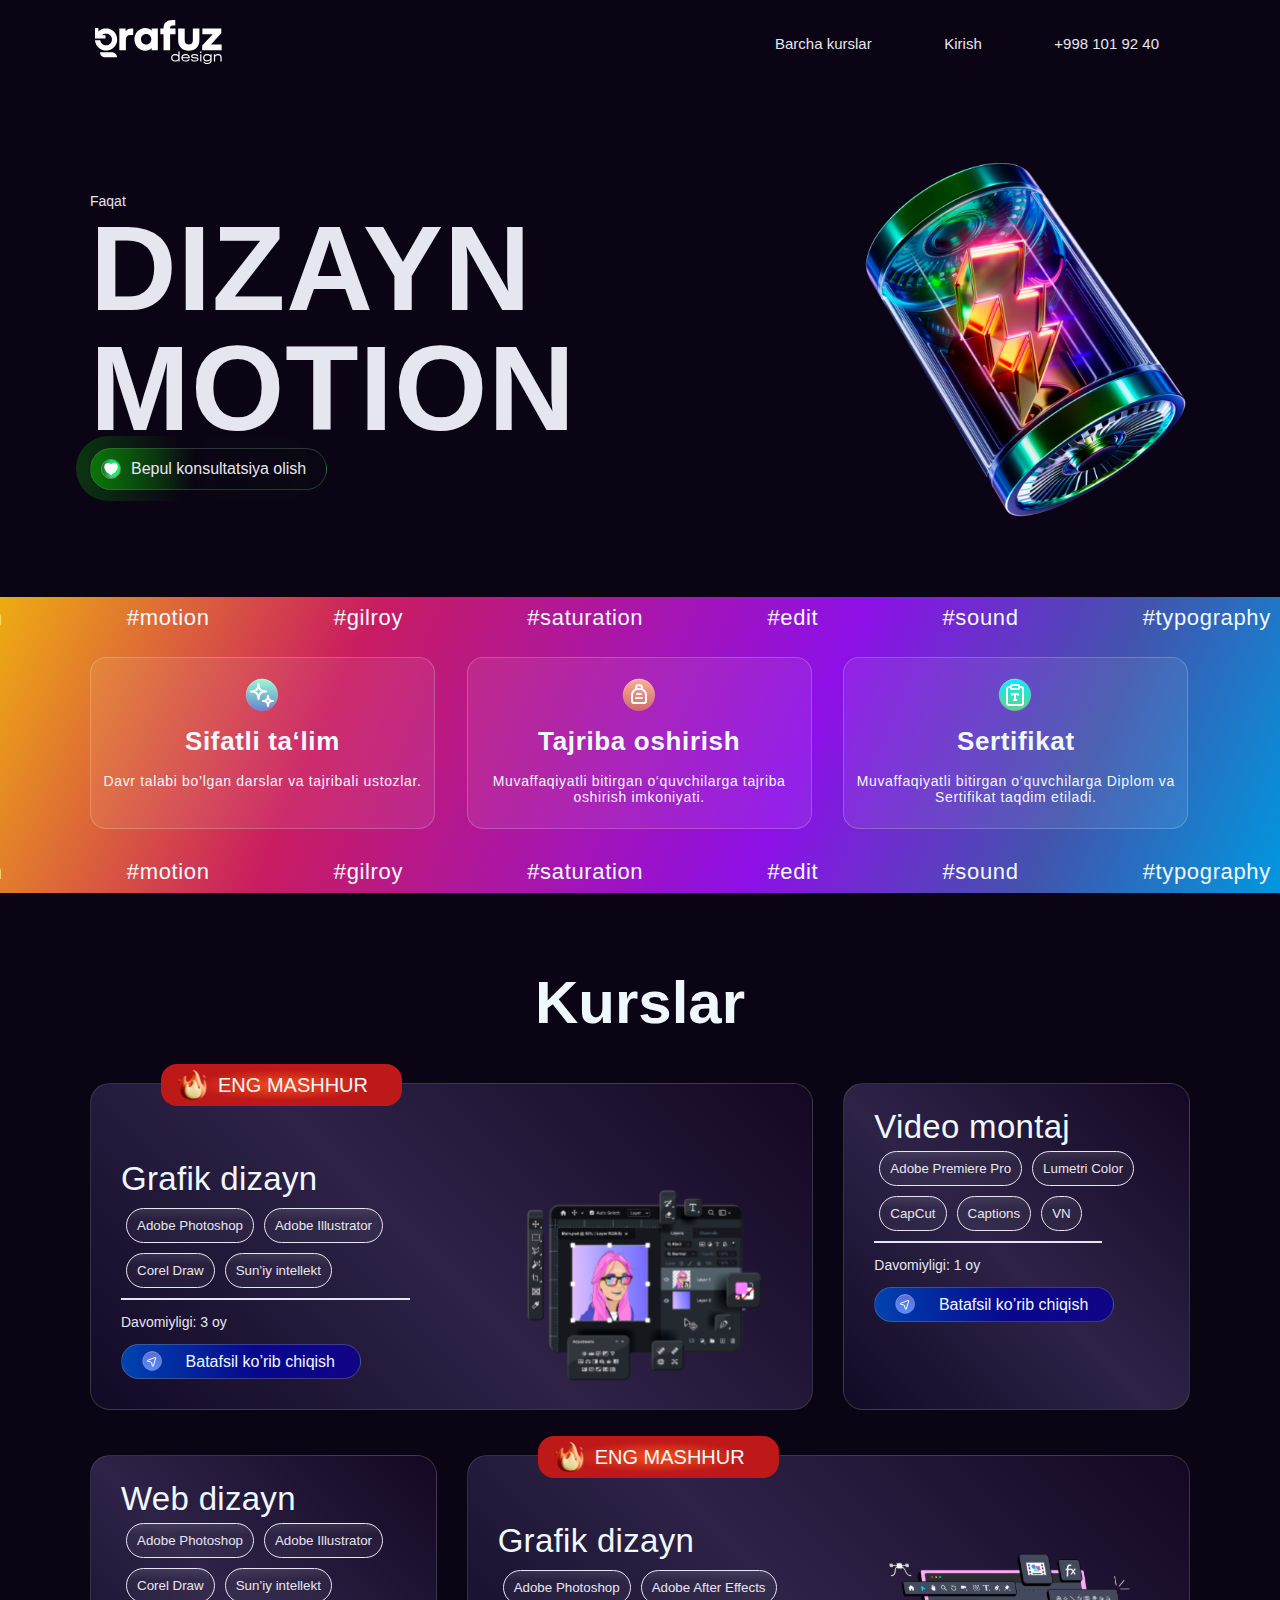
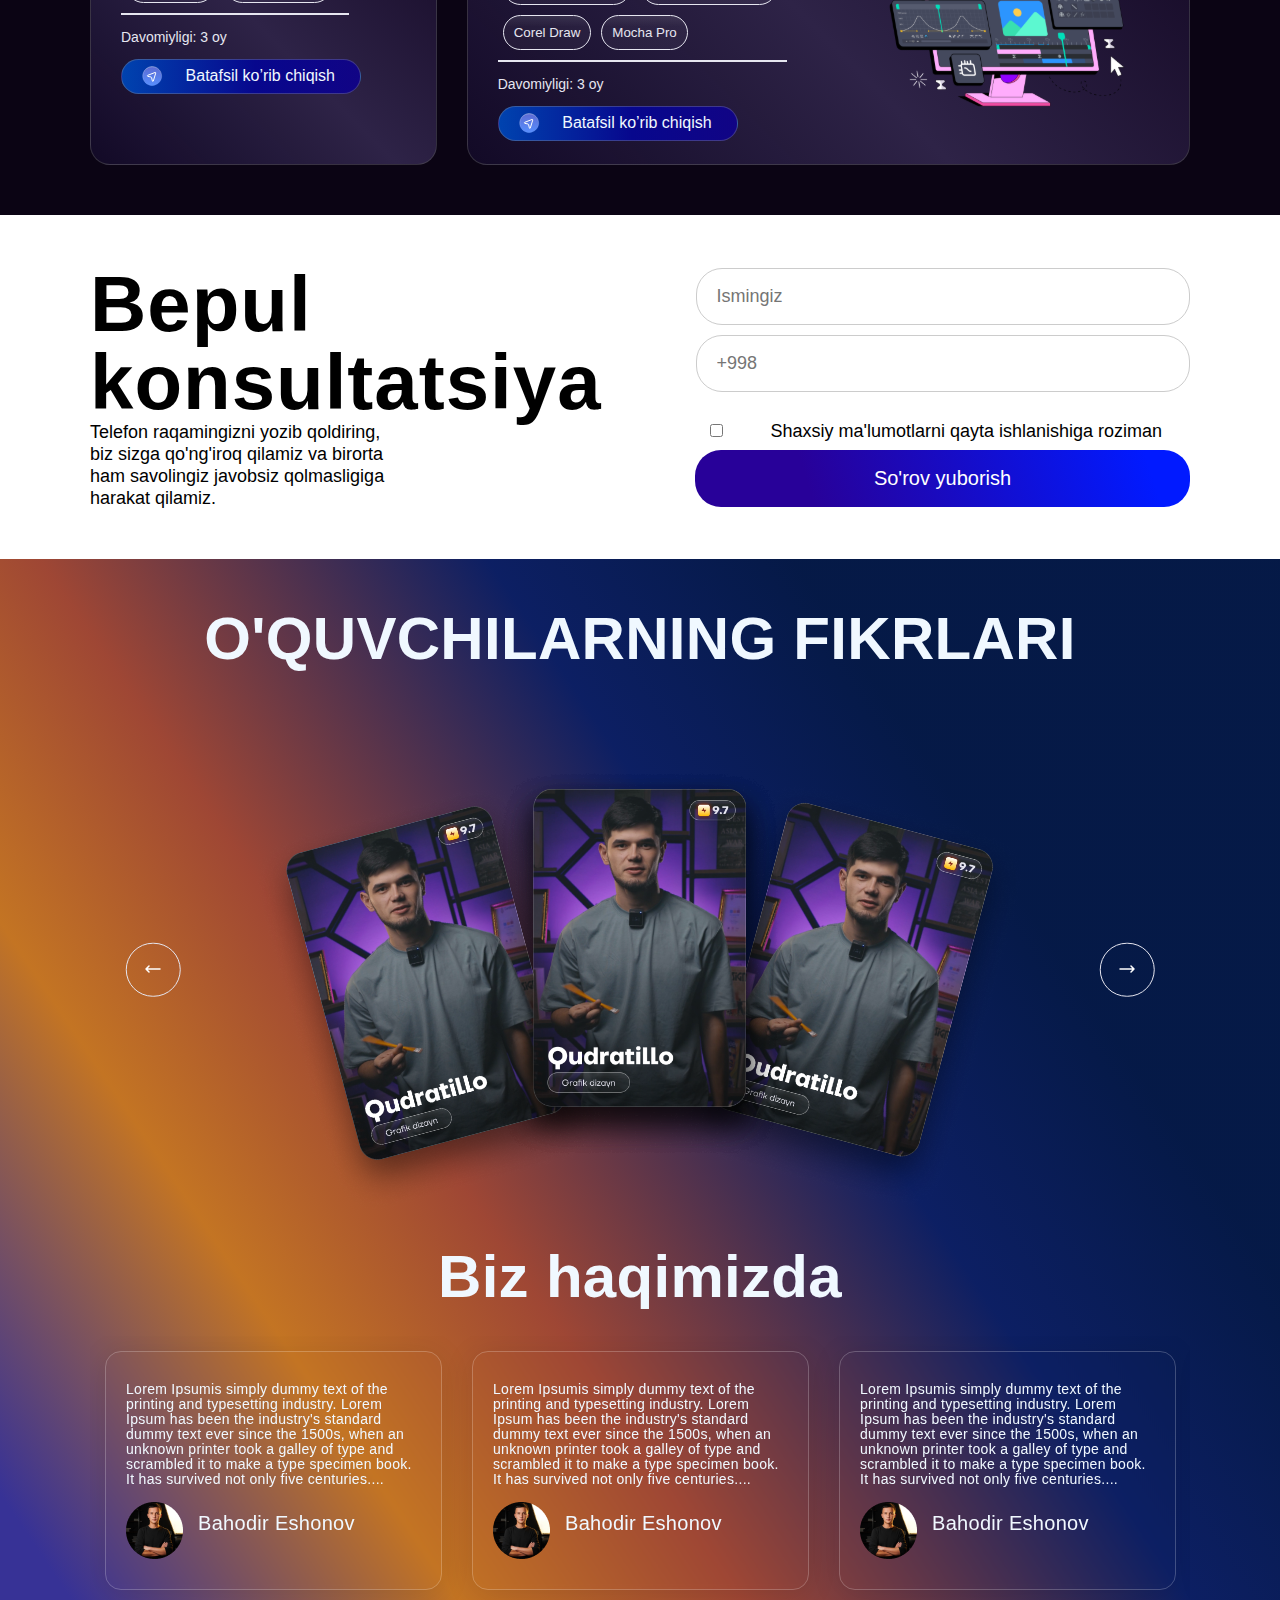
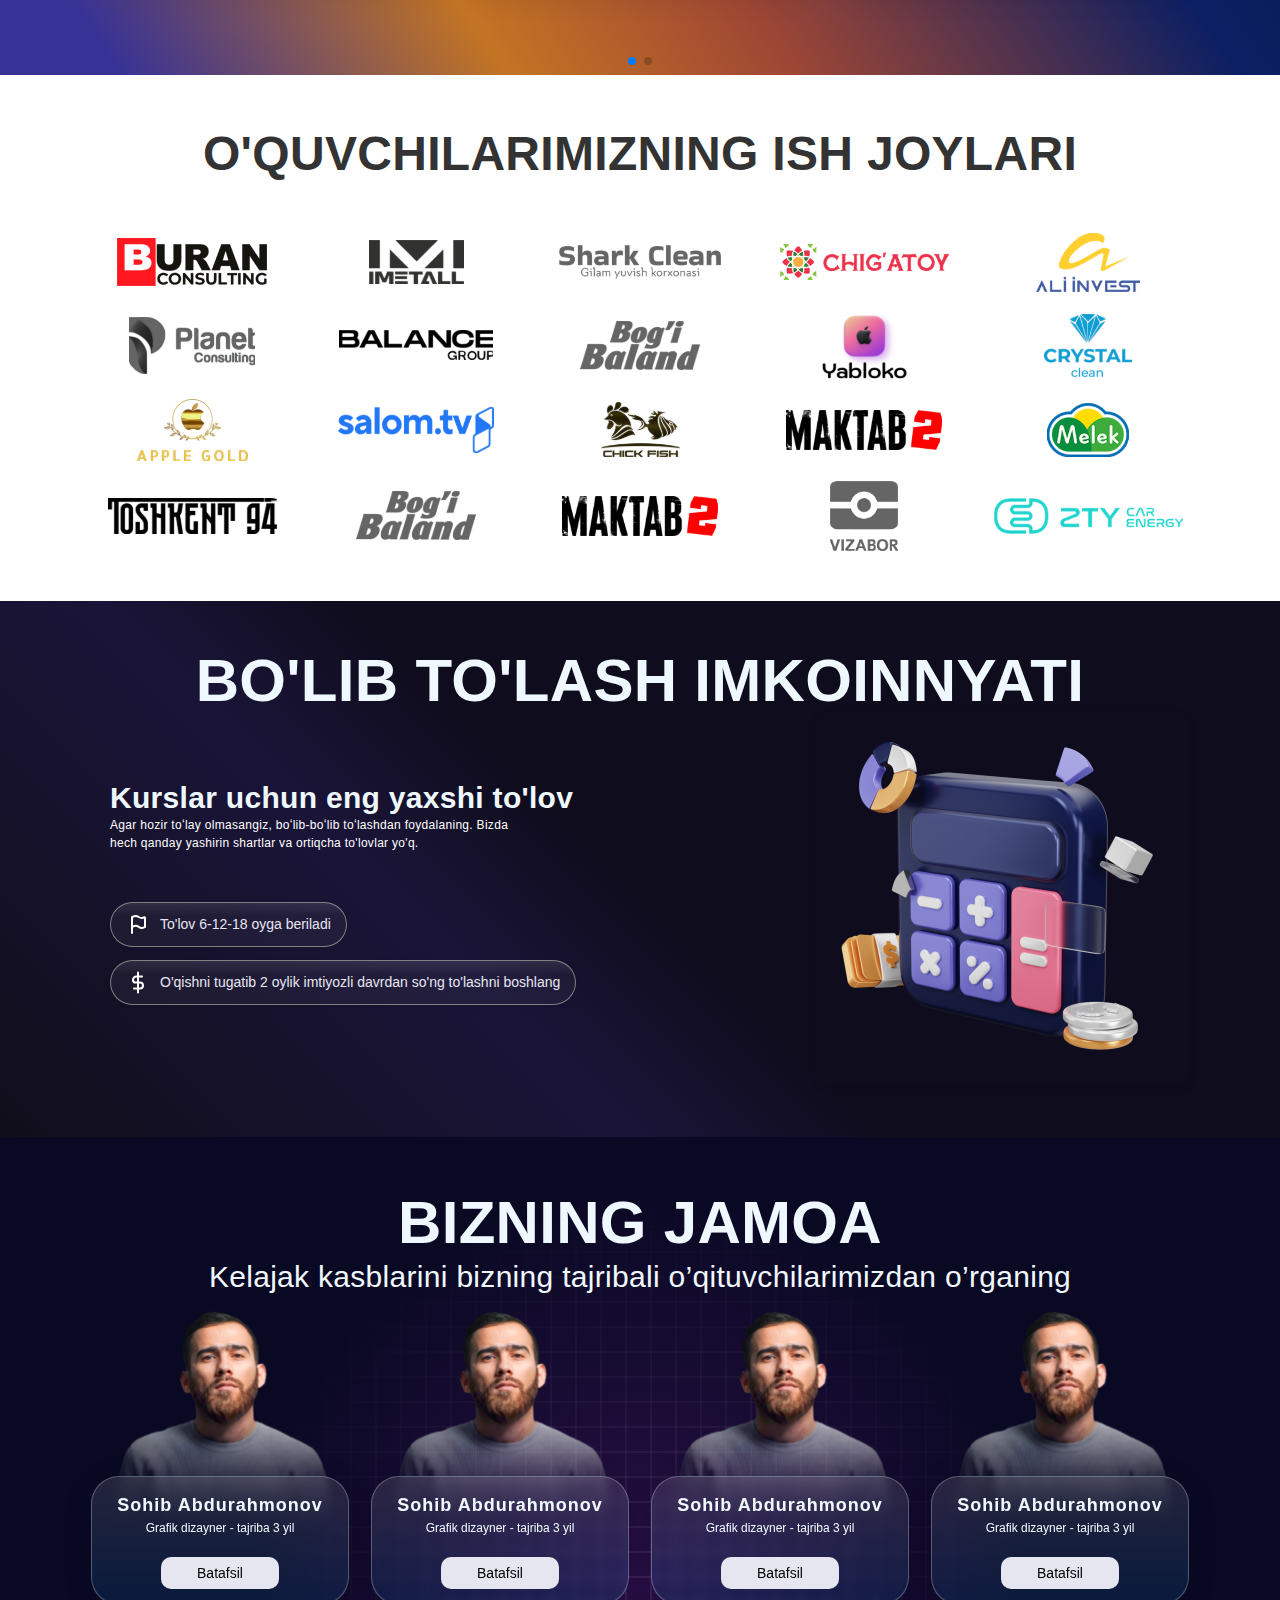
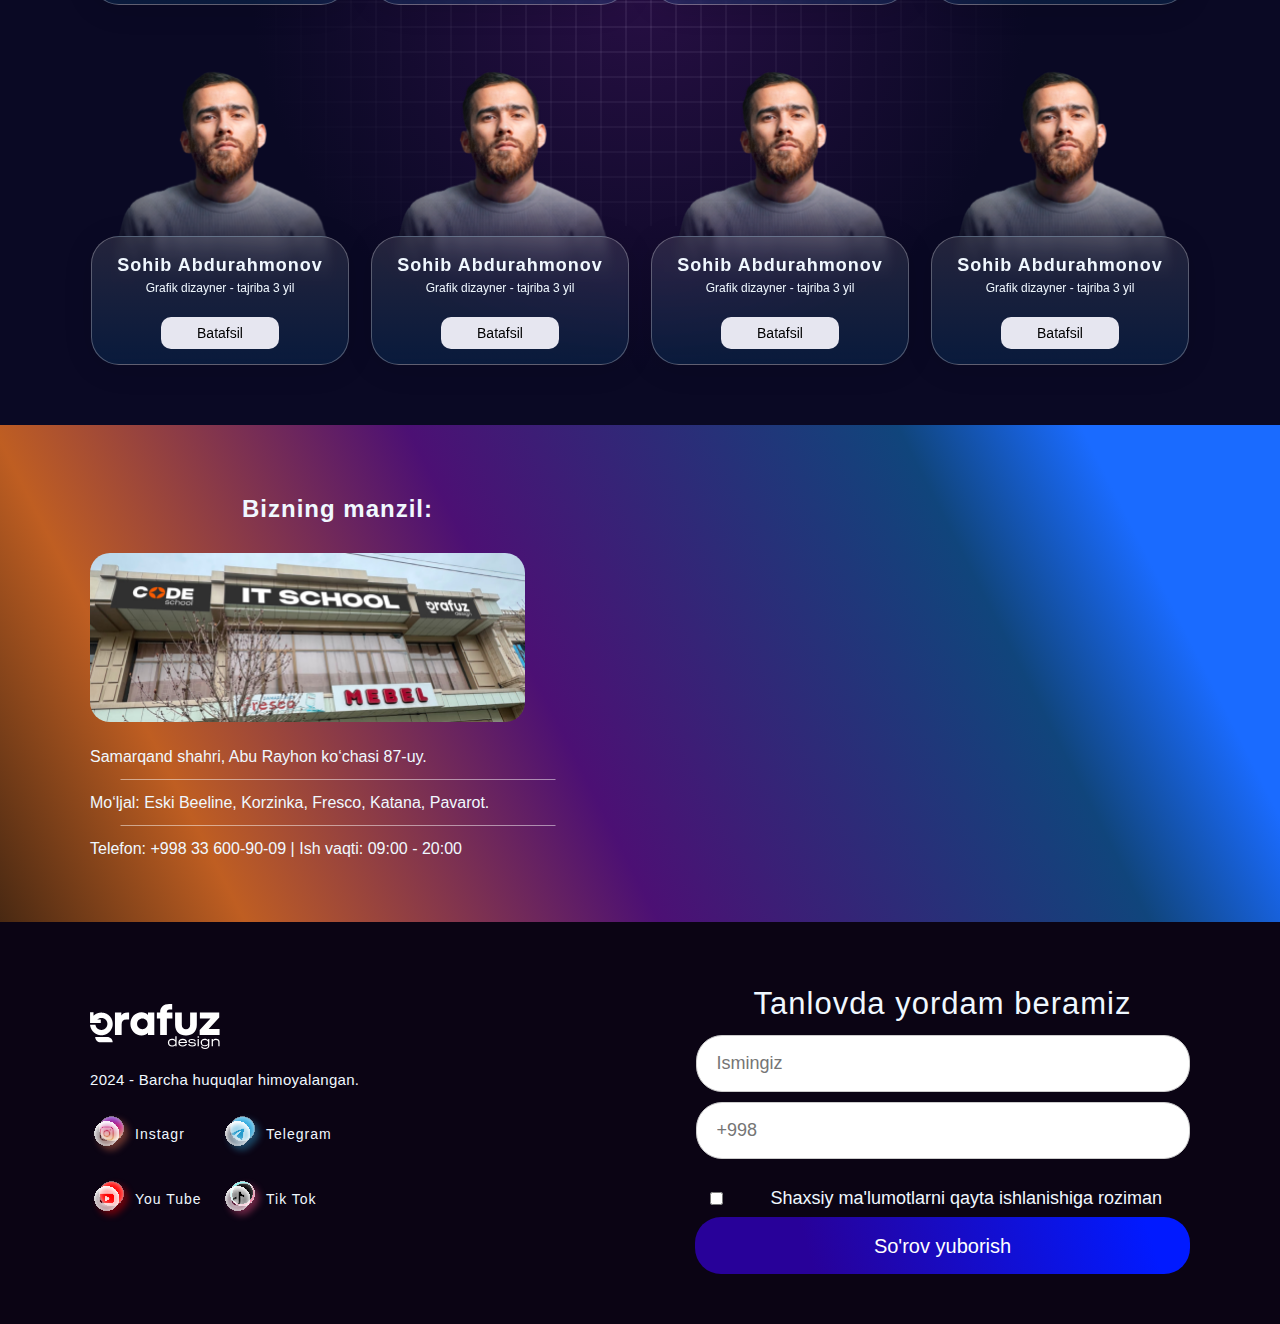
<file: index.html>
<!DOCTYPE html>
<html lang="en">

<head>
	<meta charset="UTF-8">
	<meta name="viewport" content="width=device-width, initial-scale=1.0">
	<title>Grafuz Design</title>
	<!-- fonts -->
	<link rel="preconnect" href="https://fonts.googleapis.com">
	<link rel="preconnect" href="https://fonts.gstatic.com" crossorigin>
	<link href="https://fonts.cdnfonts.com/css/tt-firs-neue-trl" rel="stylesheet">
	<!-- css link -->
	<link rel="stylesheet" href="https://cdn.jsdelivr.net/npm/swiper@11/swiper-bundle.min.css" />
	<link rel="stylesheet" href="./assets/css/homePage.css">
	<link rel="stylesheet" href="res.css">
	<!-- js link -->
	<script src="https://cdn.jsdelivr.net/npm/swiper@11/swiper-bundle.min.js" defer></script>
	<script src="./assets/js/main.js" defer></script>
	<script src="./assets/js/swiper.js" defer></script>
</head>

<body>
	<header class="header">
		<div class="header_container">
			<div class="l_side">
				<a href="#" class="logo">
					<img src="./imgs/Logo.svg" alt="">
				</a>
			</div>
			<div class="r_sidee">
				<button class="nav_btn"><a href="./courses.html">Barcha kurslar</a></button>
				<button class="nav_btn">Kirish</button>
				<button class="nav_btn"><a href="./mentor.html">+998 101 92 40</a></button>
			</div>
		</div>
	</header>
	<main class="h_home">
		<div class="h_content">
			<div class="home_l_side">
				<p>Faqat</p>
				<h1>DIZAYN MOTION</h1>
				<!-- <div class="va">va</div> -->
				<div class="green_light">
					<img class="jurak" src="./imgs/jurak.svg" alt="jurakcha">
					<p class="gl_p">Bepul konsultatsiya olish</p>
				</div>
			</div>
			<div class="home_r_side">
				<img src="./imgs/spark.png" alt="Graphic Image">
			</div>
		</div>
	</main>
	<section class="fishkalar">
		<div class="fishka_wraper">
			<div class="fishka_container">
				<div class="fishka_row">
					<div class="for_slide">
						<div class="for_slide_items">
							<p>#design</p>
							<p>#motion</p>
							<p>#gilroy</p>
							<p>#saturation</p>
							<p>#edit</p>
							<p>#sound</p>
							<p>#typography</p>
							<p>#color</p>
						</div>
						<div class="for_slide_items">
							<p>#design</p>
							<p>#motion</p>
							<p>#gilroy</p>
							<p>#saturation</p>
							<p>#edit</p>
							<p>#sound</p>
							<p>#typography</p>
							<p>#color</p>
						</div>
					</div>
				</div>
				<div class="fishka_row talim_boxes">
					<div class="talim_box">
						<img src="./imgs/talim1.svg" alt="talim1 svg">
						<p class="talim_box_title">Sifatli ta‘lim</p>
						<p class="talim_box_text">Davr talabi bo’lgan darslar va
							tajribali ustozlar.</p>
					</div>
					<div class="talim_box">
						<img src="./imgs/talim2.svg" alt="talim1 svg">
						<p class="talim_box_title">Tajriba oshirish</p>
						<p class="talim_box_text">Muvaffaqiyatli bitirgan o‘quvchilarga
							tajriba oshirish imkoniyati.</p>
					</div>
					<div class="talim_box">
						<img src="./imgs/talim3.svg" alt="talim1 svg">
						<p class="talim_box_title">Sertifikat</p>
						<p class="talim_box_text">Muvaffaqiyatli bitirgan o‘quvchilarga
							Diplom va Sertifikat taqdim etiladi.</p>
					</div>
				</div>
				<div class="fishka_row">
					<div class="for_slide">
						<div class="for_slide_items to_r">
							<p>#design</p>
							<p>#motion</p>
							<p>#gilroy</p>
							<p>#saturation</p>
							<p>#edit</p>
							<p>#sound</p>
							<p>#typography</p>
							<p>#color</p>
						</div>
						<div class="for_slide_items to_r">
							<p>#design</p>
							<p>#motion</p>
							<p>#gilroy</p>
							<p>#saturation</p>
							<p>#edit</p>
							<p>#sound</p>
							<p>#typography</p>
							<p>#color</p>
						</div>
					</div>
				</div>
			</div>
		</div>
	</section>
	<section class="kurslar">
		<div class="kurses_title">Kurslar</div>
		<div class="kusrses_container">
			<div class="kurses_box big1">
				<div class="kurses_box_top">
					<img src="./imgs/fire_max_gr.svg" alt="">
					<p>ENG MASHHUR</p>
				</div>
				<div class="kurses_box_container big_con">
					<div class="kurses_box_l_side">
						<h1 class="kurses_box_title">Grafik dizayn</h1>
						<div class="kurses_box_buttons">
							<button class="kurses_box_btn">Adobe Photoshop</button>
							<button class="kurses_box_btn">Adobe Illustrator</button>
							<button class="kurses_box_btn">Corel Draw</button>
							<button class="kurses_box_btn">Sun’iy intellekt</button>
						</div>
						<span class="kurses_box_underline"></span>
						<p class="kurses_box_bottom_p">Davomiyligi: 3 oy</p>
						<div class="kurses_box_tglink">
							<img src="./imgs/tg_link.svg" alt="">
							<p class="kurses_box_tglink_p">Batafsil ko’rib chiqish</p>
						</div>
					</div>
					<div class="kurses_box_r_side">
						<img src="./imgs/kurses_box_1.svg" alt="">
					</div>
				</div>
			</div>
			<div class="kurses_box box_2">
				<div class="kurses_box_container">
					<div class="kurses_box_half">
						<h1 class="kurses_box_title">Video montaj</h1>
						<div class="kurses_box_buttons">
							<button class="kurses_box_btn">Adobe Premiere Pro</button>
							<button class="kurses_box_btn">Lumetri Color</button>
							<button class="kurses_box_btn">CapCut</button>
							<button class="kurses_box_btn">Captions</button>
							<button class="kurses_box_btn">VN</button>
						</div>
						<span class="kurses_box_underline"></span>
						<p class="kurses_box_bottom_p">Davomiyligi: 1 oy</p>
						<div class="kurses_box_tglink">
							<img src="./imgs/tg_link.svg" alt="">
							<p class="kurses_box_tglink_p">Batafsil ko’rib chiqish</p>
						</div>
					</div>
				</div>
			</div>
			<div class="kurses_box box_2">
				<div class="kurses_box_container">
					<div class="kurses_box_half">
						<h1 class="kurses_box_title">Web dizayn</h1>
						<div class="kurses_box_buttons">
							<button class="kurses_box_btn">Adobe Photoshop</button>
							<button class="kurses_box_btn">Adobe Illustrator</button>
							<button class="kurses_box_btn">Corel Draw</button>
							<button class="kurses_box_btn">Sun’iy intellekt</button>
						</div>
						<span class="kurses_box_underline"></span>
						<p class="kurses_box_bottom_p">Davomiyligi: 3 oy</p>
						<div class="kurses_box_tglink">
							<img src="./imgs/tg_link.svg" alt="">
							<p class="kurses_box_tglink_p">Batafsil ko’rib chiqish</p>
						</div>
					</div>
				</div>
			</div>
			<div class="kurses_box big2">
				<div class="kurses_box_top">
					<img src="./imgs/fire_max_gr.svg" alt="">
					<p>ENG MASHHUR</p>
				</div>
				<div class="kurses_box_container big_con">
					<div class="kurses_box_l_side">
						<h1 class="kurses_box_title">Grafik dizayn</h1>
						<div class="kurses_box_buttons">
							<button class="kurses_box_btn">Adobe Photoshop</button>
							<button class="kurses_box_btn">Adobe After Effects</button>
							<button class="kurses_box_btn">Corel Draw</button>
							<button class="kurses_box_btn">Mocha Pro</button>
						</div>
						<span class="kurses_box_underline"></span>
						<p class="kurses_box_bottom_p">Davomiyligi: 3 oy</p>
						<div class="kurses_box_tglink">
							<img src="./imgs/tg_link.svg" alt="">
							<p class="kurses_box_tglink_p">Batafsil ko’rib chiqish</p>
						</div>
					</div>
					<div class="kurses_box_r_side">
						<img src="./imgs/Animatsiya-asoslari 1.svg" alt="">
					</div>
				</div>
			</div>
		</div>
	</section>
	<section class="consult">
		<div class="consult_container">
			<div class="consultation_form">
				<div class="form_l_side">
					<h1>Bepul konsultatsiya</h1>
					<p>Telefon raqamingizni yozib qoldiring, biz sizga qo'ng'iroq qilamiz va birorta ham savolingiz javobsiz
						qolmasligiga harakat qilamiz.</p>
				</div>
				<form class="fomr_side">
					<input type="text" name="name" placeholder="Ismingiz" required>
					<input type="text" name="phone" placeholder="+998" required>
					<div class="checkbox_container">
						<input type="checkbox" name="agree" id="agree" required>
						<label for="agree">Shaxsiy ma'lumotlarni qayta ishlanishiga roziman</label>
					</div>
					<button class="consult_submit" type="submit">So'rov yuborish</button>
				</form>
			</div>
		</div>
	</section>
	<section class="fidback">
		<div class="fidback_container">
			<div class="fidback_title">
				<h1>O'QUVCHILARNING FIKRLARI</h1>
			</div>
			<div class="fidback_carusel">
				<div class="items">
					<div class="item active">
						<img src="./imgs/Frame 1.png">
					</div>
					<div class=" item next">
						<img src="./imgs/Frame 1.png">
					</div>
					<div class="item">
						<img src="./imgs/Frame 1.png">
					</div>
					<div class="item">
						<img src="./imgs/Frame 1.png">
					</div>
					<div class="item prev">
						<img src="./imgs/Frame 1.png">
					</div>
				</div>
				<div class="button-container">
					<div class="button"><img src="./imgs/prev.svg" alt=""></div>
					<div class="button"><img src="./imgs/next.svg" alt=""></div>
				</div>
			</div>
			<div class="fidback_comment">
				<h1>Biz haqimizda</h1>
				<div class="fbc_com_wraper">
					<div class="swiper mySwiper">
						<div class="swiper-wrapper">
							<div class="swiper-slide">
								<div class="fbc_com_boxes">
									<p>Lorem Ipsumis simply dummy text of the printing and typesetting industry. Lorem Ipsum has been
										the
										industry's standard dummy text ever since the 1500s, when an unknown printer took a galley of type
										and
										scrambled it to make a type specimen book. It has survived not only five centuries....</p>
									<div class="teacher">
										<img src="./imgs/teache.png" alt="">
										<h2 class="name">Bahodir Eshonov</h2>
									</div>
								</div>
							</div>
							<div class="swiper-slide">
								<div class="fbc_com_boxes">
									<p>Lorem Ipsumis simply dummy text of the printing and typesetting industry. Lorem Ipsum has been
										the
										industry's standard dummy text ever since the 1500s, when an unknown printer took a galley of type
										and
										scrambled it to make a type specimen book. It has survived not only five centuries....</p>
									<div class="teacher">
										<img src="./imgs/teache.png" alt="">
										<h2 class="name">Bahodir Eshonov</h2>
									</div>
								</div>
							</div>
							<div class="swiper-slide">
								<div class="fbc_com_boxes">
									<p>Lorem Ipsumis simply dummy text of the printing and typesetting industry. Lorem Ipsum has been
										the
										industry's standard dummy text ever since the 1500s, when an unknown printer took a galley of type
										and
										scrambled it to make a type specimen book. It has survived not only five centuries....</p>
									<div class="teacher">
										<img src="./imgs/teache.png" alt="">
										<h2 class="name">Bahodir Eshonov</h2>
									</div>
								</div>
							</div>
							<div class="swiper-slide">
								<div class="fbc_com_boxes">
									<p>Lorem Ipsumis simply dummy text of the printing and typesetting industry. Lorem Ipsum has been
										the
										industry's standard dummy text ever since the 1500s, when an unknown printer took a galley of type
										and
										scrambled it to make a type specimen book. It has survived not only five centuries....</p>
									<div class="teacher">
										<img src="./imgs/teache.png" alt="">
										<h2 class="name">Bahodir Eshonov</h2>
									</div>
								</div>
							</div>
						</div>
						<div class="swiper-pagination"></div>
					</div>
	</section>
	<section class="sponsor">
		<div class="sponsor_container">
			<div class="sponsor_content_title">
				<h1>O'QUVCHILARIMIZNING ISH JOYLARI</h1>
			</div>
			<div class="sponsor_content_logo">
				<img src="./imgs/buran.png" alt="">
				<img src="./imgs/1 (21) 1.svg" alt="">
				<img src="./imgs/1 (8) (2) 1.svg" alt="">
				<img src="./imgs/2 (16) 1.svg" alt="">
				<img src="./imgs/ALI INVEST 1.svg" alt="">
				<img src="./imgs/adsf 1.svg" alt="">
				<img src="./imgs/Balance 1.svg" alt="">
				<img src="./imgs/Bog'ibaland_upscayl_4x_realesrgan-x4plus 1.svg" alt="">
				<img src="./imgs/Frame 2 (3) 1.svg" alt="">
				<img src="./imgs/Layer 1 1.svg" alt="">
				<img src="./imgs/Logo (2) 1.svg" alt="">
				<img src="./imgs/Logo salom 1.svg" alt="">
				<img src="./imgs/logo-png 1.svg" alt="">
				<img src="./imgs/Maktab gor 1.svg" alt="">
				<img src="./imgs/Melek png 1.svg" alt="">
				<img src="./imgs/T94 new 1.svg" alt="">
				<img src="./imgs/Bog'ibaland_upscayl_4x_realesrgan-x4plus 1.svg" alt="">
				<img src="./imgs/Maktab gor 1.svg" alt="">
				<img src="./imgs/Visa bor 1.svg" alt="">
				<img src="./imgs/ZTY-Car-Energy-Logo1 1.svg" alt="">
			</div>
	</section>
	<section class="payment">
		<div class="pay_container">
			<div class="pay_title">
				<h1>BO'LIB TO'LASH IMKOINNYATI</h1>
			</div>
			<div class="pay__content-container">
				<div class="pay__content-left">
					<div class="pay__content-left-title">
						<h1>Kurslar uchun eng yaxshi to'lov</h1>
					</div>
					<p class="p-desc">Agar hozir toʻlay olmasangiz, boʻlib-boʻlib toʻlashdan foydalaning.
						Bizda hech qanday yashirin shartlar va ortiqcha to'lovlar yo'q.</p>
					<div class="pay__content-btn-group">
						<p><img src="./imgs/flag.svg" alt="">To'lov 6-12-18 oyga beriladi</p>
						<p><img src="./imgs/dolar.svg" alt="">O'qishni tugatib 2 oylik imtiyozli davrdan so'ng to'lashni boshlang
						</p>
					</div>
				</div>
				<div class="pay__content-right">
					<img src="./imgs/calculator.png" alt="">
				</div>
			</div>
		</div>
	</section>
	<section class="group">
		<div class="gr_container">
			<div class="gr_title">
				<h1>BIZNING JAMOA</h1>
				<h3>Kelajak kasblarini bizning tajribali o’qituvchilarimizdan o’rganing</h3>
			</div>
			<div class="gr_boxes">
				<div class="gr_box_item">
					<img src="./imgs/mentor_1.svg" alt="mentor_1">
					<div class="gr_item_info">
						<h1 class="mentor_name">Sohib Abdurahmonov</h1>
						<p class="mentor_option">Grafik dizayner - tajriba 3 yil</p>
						<button class="mentor_info_button">Batafsil</button>
					</div>
				</div>
				<div class="gr_box_item">
					<img src="./imgs/mentor_1.svg" alt="mentor_1">
					<div class="gr_item_info">
						<h1 class="mentor_name">Sohib Abdurahmonov</h1>
						<p class="mentor_option">Grafik dizayner - tajriba 3 yil</p>
						<button class="mentor_info_button">Batafsil</button>
					</div>
				</div>
				<div class="gr_box_item">
					<img src="./imgs/mentor_1.svg" alt="mentor_1">
					<div class="gr_item_info">
						<h1 class="mentor_name">Sohib Abdurahmonov</h1>
						<p class="mentor_option">Grafik dizayner - tajriba 3 yil</p>
						<button class="mentor_info_button">Batafsil</button>
					</div>
				</div>
				<div class="gr_box_item">
					<img src="./imgs/mentor_1.svg" alt="mentor_1">
					<div class="gr_item_info">
						<h1 class="mentor_name">Sohib Abdurahmonov</h1>
						<p class="mentor_option">Grafik dizayner - tajriba 3 yil</p>
						<button class="mentor_info_button">Batafsil</button>
					</div>
				</div>
				<div class="gr_box_item">
					<img src="./imgs/mentor_1.svg" alt="mentor_1">
					<div class="gr_item_info">
						<h1 class="mentor_name">Sohib Abdurahmonov</h1>
						<p class="mentor_option">Grafik dizayner - tajriba 3 yil</p>
						<button class="mentor_info_button">Batafsil</button>
					</div>
				</div>
				<div class="gr_box_item">
					<img src="./imgs/mentor_1.svg" alt="mentor_1">
					<div class="gr_item_info">
						<h1 class="mentor_name">Sohib Abdurahmonov</h1>
						<p class="mentor_option">Grafik dizayner - tajriba 3 yil</p>
						<button class="mentor_info_button">Batafsil</button>
					</div>
				</div>
				<div class="gr_box_item">
					<img src="./imgs/mentor_1.svg" alt="mentor_1">
					<div class="gr_item_info">
						<h1 class="mentor_name">Sohib Abdurahmonov</h1>
						<p class="mentor_option">Grafik dizayner - tajriba 3 yil</p>
						<button class="mentor_info_button">Batafsil</button>
					</div>
				</div>
				<div class="gr_box_item">
					<img src="./imgs/mentor_1.svg" alt="mentor_1">
					<div class="gr_item_info">
						<h1 class="mentor_name">Sohib Abdurahmonov</h1>
						<p class="mentor_option">Grafik dizayner - tajriba 3 yil</p>
						<button class="mentor_info_button">Batafsil</button>
					</div>
				</div>
			</div>
		</div>
	</section>
	<section class="location">
		<div class="location_container">
			<div class="col_1">
				<h1 class="col_1_title">Bizning manzil:</h1>
				<img src="./imgs/image 2.png" alt="">
				<p class="location_under">Samarqand shahri, Abu Rayhon ko‘chasi 87-uy.</p>
				<p class="location_under">Mo‘ljal: Eski Beeline, Korzinka, Fresco, Katana, Pavarot.</p>
				<p>Telefon: +998 33 600-90-09 | Ish vaqti: 09:00 - 20:00</p>
			</div>
			<div class="col_2"><iframe
					src="https://www.google.com/maps/embed?pb=!1m18!1m12!1m3!1d383.87161681393843!2d66.92665889999999!3d39.6728234!2m3!1f0!2f0!3f0!3m2!1i1024!2i768!4f13.1!3m3!1m2!1s0x3f4d19dd29ff4473%3A0x4ee7ae9c330c2fe3!2zR2FtZSBDbHViIOKAnFpvbmU24oCd!5e0!3m2!1sru!2s!4v1717249827793!5m2!1sru!2s"
					width="600" height="450" style="border:0;" allowfullscreen="" loading="lazy"
					referrerpolicy="no-referrer-when-downgrade"></iframe></div>
		</div>
	</section>
	<footer class="footer">
		<div class="footer_container">
			<div class="col_11">
				<img src="./imgs/Logo.svg" alt="logo_footer">
				<p>2024 - Barcha huquqlar himoyalangan.</p>
				<div class="footer_links">
					<div class="link">
						<img src="./imgs/Instagram.svg" alt="">
						<h4>Instagr</h4>
					</div>
					<div class="link">
						<img src="./imgs/Telegram.svg" alt="">
						<h4>Telegram</h4>
					</div>
					<div class="link">
						<img src="./imgs/YouTube.svg" alt="">
						<h4>You Tube</h4>
					</div>
					<div class="link">
						<img src="./imgs/TikTok.svg" alt="">
						<h4>Tik Tok</h4>
					</div>
				</div>
			</div>
			<div class="col_22">
				<form class="fomr_side">
					<h1 class="footer_form_title">Tanlovda yordam beramiz</h1>
					<input type="text" name="name" placeholder="Ismingiz" required>
					<input type="text" name="phone" placeholder="+998" required>
					<div class="checkbox_container">
						<input type="checkbox" name="agree" id="agree" required>
						<label for="agree">Shaxsiy ma'lumotlarni qayta ishlanishiga roziman</label>
					</div>
					<button class="footer_submit consult_submit" type="submit">So'rov yuborish</button>
				</form>
			</div>
		</div>
	</footer>
	</div>
</body>

</html>
</file>
<file: assets/css/homePage.css>
/* Homep_age css----------------------------------------------- */
/* Homep_age css----------------------------------------------- */
/* Homep_age css----------------------------------------------- */
:root {
	--size: calc(1vw + 1vh);
	--color1: rgba(11, 4, 20, 1);
	--color2: rgba(230, 230, 240, 1);
	--font1: 'TT Firs Neue Trl', sans-serif;
}

.active {
	color: var(--color2) !important;
	background: linear-gradient(
		45deg,
		rgba(20, 11, 42, 0.86) 0%,
		rgb(46, 35, 71) 47%,
		rgb(19, 7, 35) 100%
	) !important;
}

*,
*:after,
*:before {
	box-sizing: border-box;
	padding: 0;
	margin: 0;
	transition: 0.2s ease;
}

.container {
	max-width: 1200px;
	margin: 0 auto;
	padding: 0 20px;
}

ul {
	list-style: none;
}

a {
	text-decoration: none;
	outline: none;
}

h1,
h2,
h3,
h4,
h5,
h6 {
	font-family: var(--font1);
	font-weight: normal;
	letter-spacing: 1px;
}

body {
	font-family: var(--font1) !important;
	font-size: 14px;
	line-height: 1;
	background: rgba(11, 4, 20, 1);
	color: aliceblue;
}
.header {
	display: flex;
	align-items: center;
	justify-content: center;
	padding: 20px 0;
}
.header_container {
	width: 100%;
	max-width: 1190px;
	padding: 0 50px;
	display: flex;
	align-items: center;
	justify-content: space-between;
}
.l_side {
	display: inline;
}
.logo {
	width: 120px;
	height: 44px;
}
.r_sidee {
	right: 50px;
	display: flex !important;
	align-items: center;
	justify-content: space-between;
	flex: 40% 0 0;
	font-size: 200px;
}
.nav_btn a,
.nav_btn {
	font-family: var(--font1);
	font-size: 15px;
	font-weight: 500;
	border-radius: 26px;
	padding: 12px;
	color: var(--color2) !important;
	border: 1px solid transparent;
	background: transparent;
}
.nav_btn:hover {
	background: linear-gradient(
		45deg,
		rgba(20, 11, 42, 0.86) 0%,
		rgb(46, 35, 71) 47%,
		rgb(19, 7, 35) 100%
	);
	border: 0.1px solid var(--color2);
	color: var(--color2);
}
.nav_btn:nth-child(2) {
	flex: 25% 0 0;
}
/* homep -------------------------------------------------------------- */
/* homep -------------------------------------------------------------- */
/* homep -------------------------------------------------------------- */
/* homep -------------------------------------------------------------- */
.h_home {
	display: flex;
	align-items: center;
	justify-content: center;
}

.h_content {
	max-width: 1200px;
	display: flex;
	align-items: center;
	justify-content: space-between;
	padding: 50px;
}

.home_l_side {
	flex: 50% 0 0;
	color: var(--color2);
	font-family: var(--font1);
}

.home_l_side h1 {
	color: var(--color2);
	font-family: var(--font1);
	font-size: 120px;
	font-weight: 900;
}

.home_r_side {
	display: flex;
	justify-content: center;
	align-items: center;
}

.home_r_side img {
	transform: translateX(30px);
	width: 400px;
	max-width: 600px;
	height: auto;
}

.va {
	font-size: 70px;
	color: var(--color2);
	font-family: var(--font1);
	position: absolute;
	font-weight: bolder;
	line-height: 20px;
	transform: rotate(-23.22deg) translate(550px, 70px);
	z-index: -1;
}

.green_light {
	position: relative;
	max-width: max-content;
	display: flex;
	align-items: center;
	justify-content: space-between;
	background: linear-gradient(
		90deg,
		rgba(10, 116, 10, 1) 0%,
		rgba(32, 223, 112, 0) 45%,
		rgba(0, 255, 85, 0.011729691876750659) 100%
	);
	border: 1px solid #57855a65;
	border-radius: 50px;
	padding: 10px;
	cursor: progress;
}

.green_light::after {
	width: 100%;
	height: 45px;
	position: absolute;
	left: 0px;
	content: ' ';
	border-radius: 50px;
}
/* animation for jurak */
@keyframes jurak_anim {
	0% {
		background: linear-gradient(
			90deg,
			rgba(10, 148, 10, 0.342) 0%,
			rgba(32, 223, 112, 0) 45%,
			rgba(0, 255, 85, 0.011729691876750659) 100%
		);
		opacity: 0;
	}
	50% {
		background: linear-gradient(
			90deg,
			rgba(10, 148, 10, 0.342) 0%,
			rgba(32, 223, 112, 0) 45%,
			rgba(0, 255, 85, 0.011729691876750659) 100%
		);
		opacity: 1;
	}
	100% {
		background: linear-gradient(
			90deg,
			rgba(10, 148, 10, 0.342) 0%,
			rgba(32, 223, 112, 0) 45%,
			rgba(0, 255, 85, 0.011729691876750659) 100%
		);
		opacity: 0;
	}
}

.green_light::after {
	content: ' ';
	position: absolute;
	width: 100%;
	height: 65px;
	background: linear-gradient(
		90deg,
		rgba(10, 148, 10, 0.342) 0%,
		rgba(32, 223, 112, 0) 45%,
		rgba(0, 255, 85, 0.011729691876750659) 100%
	);
	left: 0;
	transition: all 0.5s ease;
	animation: jurak_anim 1.5s linear infinite;
	transform: translateX(-15px);
	z-index: -1;
}

.gl_p {
	color: var(--color2) !important;
	font-family: var(--font1);
	font-size: 16px !important;
	font-weight: 400;
	line-height: 20px;
	text-align: left;
	margin: 0 10px;
}
@keyframes jurakcha {
	0% {
		transform: scale(1);
	}
	50% {
		transform: scale(1.2);
	}
	100% {
		transform: scale(1);
	}
}
.jurak {
	background: linear-gradient(
		90deg,
		rgba(10, 116, 10, 1) 0%,
		rgba(32, 223, 112, 1) 50%,
		rgba(0, 255, 85, 1) 100%
	);
	width: 20px;
	height: 20px;
	border: 0.1px solid gray;
	border-radius: 100px;
	animation: jurakcha 1.5s linear infinite;
}
/* fishkalar -------------------------------------------------------------- */
/* fishkalar -------------------------------------------------------------- */
/* fishkalar -------------------------------------------------------------- */
.fishkalar {
	width: 100%;
	background: linear-gradient(
		113deg,
		rgb(238, 172, 18) 0%,
		rgb(201, 28, 97) 27%,
		rgba(141, 16, 231, 1) 62%,
		rgb(66, 84, 173) 82%,
		rgb(0, 152, 223) 100%
	);
	font-family: var(--font1);
	letter-spacing: 0.65px;
	display: flex;
	align-items: center;
	justify-content: center;
}

.fishka_container {
	width: 100%;
	max-width: 1100px;
	display: flex;
	align-items: center;
	justify-content: space-around;
	flex-direction: column;
	/* padding: 10px 50px; */
	/* overflow: hidden; */
}

.fishka_wraper {
	width: 100%;
	max-width: 1200px;
	display: flex;
	align-items: center;
	justify-content: center;
	margin: 0 auto;
}

.fishka_row {
	display: flex;
	align-items: center;
	justify-content: space-between;
	/* flex-wrap: wrap; */
}

.talim_boxes {
	width: 100%;
	height: 100%;
	display: grid;
	gap: 30px;
	grid-template-columns: repeat(3, minmax(200px, 1fr));
	margin: 20px 0;
}

.fishka_row p {
	font-size: 14px;
	font-family: var(--font1);
	font-weight: 100;
	text-align: center;
	line-height: normal;
	margin: 8px 0;
}

.talim_box {
	height: 100%;
	max-width: 345px;
	display: flex;
	flex-direction: column;
	align-items: center;
	text-align: center;
	background: rgba(255, 255, 255, 0.07) !important;
	border-radius: 16px;
	border: 1px solid rgba(255, 255, 255, 0.2) !important;
	margin-bottom: 5px;
	padding: 10px;
	cursor: pointer;
}
.talim_box:hover {
	-webkit-box-shadow: 1.5px 5.5px 24.5px -5px #3b3b3b;
	-moz-box-shadow: 1.5px 5.5px 24.5px -5px #3b3b3b;
	box-shadow: 1.5px 5.5px 24.5px -5px #3b3b3b;
}

.talim_box img {
	width: 35px;
	height: 35px;
	margin: 10px 0 5px 0;
}

.talim_box_title {
	font-weight: bold !important;
	font-size: 26px !important;
}

.talim_box_text {
	font-size: 14px;
	font-weight: 400;
}
/* --------------------------------------------------------------------- */
/* --------------------------------------------------------------------- */
/* --------------------------------------------------------------------- */
/* --------------------------------------------------------------------- */
/* --------------------------------------------------------------------- */
@keyframes scroll {
	0% {
		transform: translateX(0);
	}
	100% {
		transform: translateX(-100%);
	}
}

.for_slide {
	overflow: hidden;
	white-space: nowrap;
	display: -webkit-box;
}

.for_slide_items {
	width: 100%;
	display: flex;
	align-items: center;
	justify-content: space-between;
	animation: scroll 25s linear infinite;
	margin: 0 50px;
}
.for_slide_items p {
	font-size: 22px;
}
.to_r {
	animation-direction: reverse;
}
/* kurses -------------------------------------------------------------- */
/* kurses -------------------------------------------------------------- */
/* kurses -------------------------------------------------------------- */
.kurslar {
	display: flex;
	align-items: center;
	justify-content: center;
	flex-direction: column;
}
.kurses_title {
	font-size: 60px;
	font-weight: bolder;
	text-align: center;
	margin-top: 80px;
}
.kusrses_container {
	max-width: 1200px;
	padding: 50px 50px;
	display: grid;
	gap: 45px 30px;
	grid-template:
		repeat(auto-fit, minmax(310px, 1fr))
		/ repeat(3, minmax(300px, 1fr));
}
.big1 {
	grid-area: auto / auto / span 1 / span 2;
}
.big2 {
	grid-area: auto / auto / span 1 / span 2;
}
.big1 .kurses_box_r_side img {
	transform: translateY(25px);
}
.kurses_box {
	width: 100%;
	height: 100%;
	min-height: 310px;
	border-radius: 20px;
	border: 1.5px solid rgba(88, 88, 88, 0.479);
	background: linear-gradient(
		45deg,
		rgba(20, 11, 42, 0.86) 0%,
		rgb(46, 35, 71) 47%,
		rgb(19, 7, 35) 100%
	);
	position: relative;
}
.kurses_box:hover::before {
	content: ' ';
	width: 100%;
	height: 100%;
	top: 0;
	position: absolute;
	border-radius: 20px;
	background: linear-gradient(to bottom right, #008cff, #e100ff);
	filter: blur(5px);
	z-index: -1;
}
.kurses_box_top {
	max-width: 241px;
	padding: 5px 15px;
	border-radius: 16px;
	border: 1px 0px 0px 0px;
	display: flex;
	align-items: center;
	transform: translate(70px, -20px);
	background: radial-gradient(
			50% 50% at 50% 50%,
			rgba(243, 79, 27, 0.99) 0%,
			#be1919 73.5%
		),
		linear-gradient(
			37deg,
			rgba(195, 140, 245, 0.28) 11.56%,
			rgba(0, 0, 0, 0) 86.3%
		),
		linear-gradient(
			222deg,
			rgba(255, 255, 255, 0.2) 8.7%,
			rgba(0, 0, 0, 0) 37.9%
		);
}
.kurses_box_top p {
	font-size: 20px;
	margin: 0 10px;
}
.kurses_box_top img {
	width: 32px;
	height: 32px;
}
.kurses_box_container {
	width: 100%;
	display: flex;
	/* flex-wrap: wrap; */
	align-items: center;
	justify-content: space-between;
	padding: 20px 30px;
}
.big_con {
	position: relative;
	display: flex;
	align-items: center;
	justify-content: space-between;
	flex-direction: row;
}
.kurses_box_l_side {
	display: flex;
	flex-grow: 1;
	flex-direction: column;
}
.kurses_box_title {
	font-family: var(--font1);
	font-size: 33px;
	font-weight: 500;
	line-height: 16.9px;
	letter-spacing: 0.3px;
	margin: 15px 0 10px 0;
}
.kurses_box_buttons {
	display: flex;
	align-items: center;
	flex-wrap: wrap;
	margin: 5px 0;
}
.kurses_box_btn {
	height: 35px;
	padding: 8px 10px;
	border: 1px solid var(--color2);
	border-radius: 26px;
	margin: 5px;
	color: var(--color2);
	font-family: var(--font1);
	background: linear-gradient(
			0deg,
			rgba(255, 255, 255, 0.04),
			rgba(255, 255, 255, 0.04)
		),
		linear-gradient(
			180deg,
			rgba(255, 255, 255, 0.08) 0%,
			rgba(255, 255, 255, 0) 31.77%
		);
	cursor: pointer;
}
.kurses_box_btn:hover {
	background: linear-gradient(90deg, #830bfa 0%, #072e94 100%),
		linear-gradient(
			180deg,
			rgba(255, 255, 255, 0.08) 0%,
			rgba(255, 255, 255, 0) 31.77%
		);
}
.kurses_box_underline {
	width: 80%;
	height: 2px;
	display: block;
	background: var(--color2);
}
.kurses_box_bottom_p {
	color: var(--color2);
	margin: 15px 0;
}
.kurses_box_tglink {
	max-width: 240px;
	height: 35px;
	display: flex;
	align-items: center;
	justify-content: space-between;
	border: 1px solid;
	padding: 0 25px 0 20px;
	border-radius: 20px;
	border: 1px solid rgba(148, 148, 148, 0.363);
	background: linear-gradient(
		90deg,
		rgb(0, 67, 175) 0%,
		rgb(7, 7, 141) 56%,
		rgb(17, 4, 133) 100%
	);
	cursor: pointer;
	position: relative;
}
.kurses_box_tglink:hover {
	background: linear-gradient(90deg, #072e94 0%, #830bfa 100%),
		linear-gradient(
			180deg,
			rgba(255, 255, 255, 0.08) 0%,
			rgba(255, 255, 255, 0) 31.77%
		);
	transition: all 1s;
}
.kurses_box_tglink p {
	font-size: 16px;
}
.kurses_box_r_side {
	position: relative;
}

.kurses_box_r_side img {
	position: relative;
	max-width: 300px;
}

/* consult -------------------------------------------------------------- */
/* consult -------------------------------------------------------------- */
/* consult -------------------------------------------------------------- */
.consult {
	background-color: white;
	display: flex;
	align-items: center;
	justify-content: center;
}
.consult_container {
	max-width: 1200px;
	width: 100%;
	padding: 50px;
	text-align: center;
}
.consultation_form {
	display: flex;
	align-items: center;
	justify-content: space-between;
	color: black;
}
.form_l_side {
	display: flex;
	align-items: center;
	justify-content: start;
	flex-direction: column;
	flex: 40% 0 0 !important;
}
.form_l_side h1 {
	font-family: var(--font1);
	font-size: 78px;
	font-weight: 700;
	text-align: start;
}
.form_l_side p {
	padding: 0 200px 0 0;
	font-family: var(--font1);
	font-size: 18px;
	font-weight: 300;
	line-height: 22px;
	text-align: start;
}
.fomr_side {
	flex: 45% 0 0;
	display: flex;
	flex-direction: column;
	align-items: center;
}
.fomr_side input[type='text'],
.fomr_side input[type='text'] {
	padding: 0 20px;
	border: 1px solid #ccc;
	border-radius: 26px;
	font-size: 16px;
	width: 494px;
	height: 57px;
	font-family: var(--font1);
	font-size: 18px;
	font-weight: 500;
	line-height: 20px;
	text-align: left;
}
.checkbox_container {
	width: 95%;
	display: flex;
	align-items: center;
	justify-content: space-between;
	font-size: 18px;
	margin: 20px 0 10px 5px;
	padding: 0 18px 0 0;
}
.checkbox_container input {
	margin-right: 5px;
}
.fomr_side button {
	width: 100%;
	height: 57px;
	padding: 10px 25px;
	border-radius: 26px;
	cursor: pointer;
	color: #fff;
	font-family: var(--font1);
	font-size: 20px;
	font-weight: 500;
	line-height: 20px;
	text-align: center;
	background: linear-gradient(72.71deg, #280199 23.39%, #011aff 91.13%),
		linear-gradient(
			180deg,
			rgba(36, 0, 255, 0.08) 0%,
			rgba(255, 255, 255, 0) 31.77%
		);
	border: none;
	transition: all 0.1s;
}
.fomr_side button:hover {
	-webkit-box-shadow: 1.5px 5.5px 24.5px -10px #000000;
	-moz-box-shadow: 1.5px 5.5px 24.5px -10px #000000;
	box-shadow: 1.5px 5.5px 24.5px -10px #000000;
}
.consultation-form button:hover {
	background-color: #5a0dab;
}
/* fidback -------------------------------------------------------------- */
/* fidback -------------------------------------------------------------- */
/* fidback -------------------------------------------------------------- */
.fidback {
	width: 100%;
	background: rgb(105, 99, 224);
	background: linear-gradient(
		56deg,
		rgb(55, 50, 150) 6%,
		rgba(218, 130, 37, 0.891281512605042) 25%,
		rgba(179, 80, 57, 0.8772759103641457) 39%,
		rgba(13, 41, 128, 0.7344187675070029) 61%,
		rgba(4, 30, 82, 0.8212535014005602) 76%
	);
	display: flex;
	align-items: center;
	justify-content: center;
}
.fidback::after {
	content: '';
	background: linear-gradient(
		56deg,
		rgb(207, 29, 6) 6%,
		rgba(23, 177, 10, 0.891) 25%,
		rgba(141, 27, 2, 0.877) 39%,
		rgba(13, 41, 128, 0.7344187675070029) 61%,
		rgba(4, 30, 82, 0.8212535014005602) 76%
	);
}
.fidback_container {
	width: 100%;
	max-width: 1200px;
	padding: 50px 50px 0 50px;
}
.fidback_title h1 {
	font-family: var(--font1);
	font-size: 60px;
	font-weight: 700;
	letter-spacing: 0.3px;
	text-align: center;
}
.fidback_carusel {
	width: 100%;
	height: 600px;
	max-height: 650px;
	margin: auto;
	display: flex;
	align-items: center;
	justify-content: center;
	flex-direction: column;
}
.fidback_comment {
	width: 100%;
}
/* ------------------------------------------ */
.items {
	width: calc(var(--size) * 15);

	position: relative;
	user-select: none;
}
.items .item {
	width: calc(var(--size) * 13);
	max-width: 340px;
	position: absolute;
	top: 50%;
	left: 50%;
	border-radius: 50px;
	transform: translate(-50%, -50%);
	overflow: hidden;
	transition: all 300ms ease-in-out;
	opacity: 1;
}
.item img {
	max-width: 100%;
	object-fit: cover;
}
.item.active {
	opacity: 1;
	z-index: 99;
	background: transparent !important;
}
.item.prev {
	opacity: 1;
	transform: rotate(-15deg) translate(-105%, -63%);
}
.item.next {
	opacity: 1;
	transform: rotate(15deg) translate(8%, -45%);
}
.button-container {
	user-select: none;
	width: 90%;
}
.button-container .button {
	font-size: 32px;
	cursor: pointer;
	position: relative;
	opacity: 1;
	transition: all 300ms ease-in-out;
	display: flex;
	align-items: center;
	justify-content: center;
}
.button-container .button:hover {
	opacity: 1;
}
.button-container .button:before {
	content: '';
	position: absolute;
	max-width: 78px;
	max-height: 78px;
	width: calc(var(--size) * 2.5);
	height: calc(var(--size) * 2.5);
	top: 60%;
	left: 50%;
	transform: translate(-50%, -50%);
	max-width: 78px;
	border: 1px solid var(--color2);
	opacity: 1;
	border-radius: 50%;
}
.button-container .button:nth-child(1) {
	float: left;
}
.button-container .button:nth-child(2) {
	float: right;
}
.fidback_comment h1 {
	font-family: var(--font1);
	font-size: 60px;
	font-weight: 700;
	line-height: 16.9px;
	letter-spacing: 0.3px;
	text-align: center;
	user-select: none;
}
.fbc_com_boxes {
	width: 390px;
	max-width: 400px;
	padding: 30px 20px;
	margin: 15px;
	display: flex;
	flex-grow: 1;
	align-items: center;
	flex-direction: column;
	background: rgba(255, 255, 255, 0);
	border-radius: 16px;
	box-shadow: 0 4px 30px rgba(0, 0, 0, 0.1);
	backdrop-filter: blur(2.8px);
	-webkit-backdrop-filter: blur(2.8px);
	border: 1px solid rgba(255, 255, 255, 0.22);
	cursor: pointer;
	user-select: none;
}
.fbc_com_boxes:hover {
	-webkit-box-shadow: 1.5px 5.5px 24.5px -10px #000000;
	-moz-box-shadow: 1.5px 5.5px 24.5px -10px #000000;
	box-shadow: 1.5px 5.5px 24.5px -10px #000000;
	border: 1px solid rgba(255, 255, 255, 0.11);
}
.fbc_com_wraper {
	margin-top: 50px !important;
	display: flex;
	flex-wrap: wrap;
	flex-grow: 1;
	align-items: center;
	justify-content: space-between;
}
.fbc_com_boxes p {
	font-family: var(--font1);
	font-size: 14px;
	font-weight: 300;
	line-height: 15px;
	letter-spacing: 0.3px;
	text-align: left;
}
.teacher {
	width: 100%;
	display: flex;
	align-items: center;
}
.teacher img {
	width: 57px;
	height: 57px;
	margin: 15px 15px 0 0;
}
.teacher h2 {
	font-family: var(--font1);
	font-size: 20px;
	font-weight: 500;
	line-height: 20px;
	letter-spacing: 0.3px;
	text-align: left;
}
.swiper-wrapper {
	min-height: 325px !important;
	max-width: 1200px;
}
.swiper {
	width: 100%;
	height: 100%;
}
.swiper-slide {
	width: 367px !important;
	text-align: center;
	font-size: 18px;
	display: flex;
	justify-content: center;
	align-items: center;
	margin: 0 !important;
}
.swiper-pagination {
	position: relative !important;
}

/* workplase_Home -------------------------------------------------------------- */
/* workplase_Home -------------------------------------------------------------- */
/* workplase_Home -------------------------------------------------------------- */
.sponsor {
	display: flex;
	align-items: center;
	justify-content: center;
	background: #fff;
	padding: 50px 0; /* Add some vertical padding */
}

.sponsor_container {
	width: 100%;
	max-width: 1200px;
	display: flex;
	align-items: center;
	justify-content: center;
	flex-wrap: wrap;
	box-sizing: border-box;
	padding: 0 50px;
}

.sponsor_content_title {
	width: 100%;
	text-align: center;
	margin-bottom: 50px;
}

.sponsor_content_title h1 {
	font-family: var(--font1);
	font-size: 3rem; /* Responsive font-size */
	font-weight: 700;
	line-height: 1.2;
	letter-spacing: 0.3px;
	color: #333;
}
.sponsor_content_logo {
	width: 100%;
	display: grid;
	gap: 20px;
	align-items: center;
	grid-template-columns: repeat(auto-fit, minmax(180px, 1fr));
}
.sponsor_content_logo img {
	justify-self: center;
	max-height: 70px;
}
/* paymant -------------------------------------------------------------- */
/* paymant -------------------------------------------------------------- */
/* paymant -------------------------------------------------------------- */
.payment {
	background: linear-gradient(
		45deg,
		rgb(17, 14, 27) 0%,
		rgb(26, 21, 56) 35%,
		rgb(15, 12, 29) 49%
	);
	display: flex;
	align-items: center;
	justify-content: center;
}

.pay_container {
	width: 100%;
	max-width: 1200px;
	display: flex;
	justify-content: center;
	flex-wrap: wrap;
	padding: 50px;
}

.pay_title {
}

.pay_title h1 {
	text-align: center;
	font-family: var(--font1);
	font-size: 60px;
	font-weight: 700;
	letter-spacing: 0.3px;
}

.pay__content-container {
	width: 100%;
	display: flex;
	align-items: center;
	justify-content: space-between;
	gap: 20px; /* Add space between left and right content */
	box-sizing: border-box;
}

.pay__content-left {
	max-width: 600px;
	padding: 20px;
}

.pay__content-left p {
	font-size: 12px;
	font-family: var(--font1);
	color: #fff;
	line-height: 1.5;
}

.pay__content-left-title h1 {
	font-family: var(--font1);
	font-size: 30px;
	font-weight: 700;
	line-height: 1.2;
	letter-spacing: 0.3px;
}

.p-desc {
	width: 75%;
	font-family: var(--font1) !important;
	font-size: 0.875rem; /* Responsive font-size */
	font-weight: 200;
	line-height: 1.5;
	letter-spacing: 0.3px;
	text-align: left;
}

.pay__content-btn-group {
	margin-top: 50px;
}

.pay__content-btn-group p {
	width: max-content;
	border-radius: 26px;
	font-family: var(--font1);
	font-size: 14px;
	font-weight: 300;
	padding: 9px 15px;
	border: 1px solid rgba(138, 138, 138, 0.911);
	color: var(--color2);
	margin: 13px 0;
	box-shadow: 0px 1px 3px 0px #00000029;
	background: linear-gradient(
			0deg,
			rgba(255, 255, 255, 0.04),
			rgba(255, 255, 255, 0.04)
		),
		linear-gradient(
			180deg,
			rgba(255, 255, 255, 0.08) 0%,
			rgba(255, 255, 255, 0) 31.77%
		);
	user-select: none;
	display: flex;
	align-items: center;
}
.pay__content-btn-group p img {
	margin-right: 10px;
}

.pay__content-btn-group .btn:hover {
	background: rgba(138, 138, 138, 0.1);
}
.pay__content-right img {
	width: 100%;
	max-width: 100%;
	height: auto;
	box-shadow: 0 4px 10px rgba(0, 0, 0, 0.1);
	border-radius: 15px;
}

/* Grup -------------------------------------------------------------- */
/* Grup -------------------------------------------------------------- */
/* Grup -------------------------------------------------------------- */
/* Group Styles */
.group {
	background: radial-gradient(
		circle,
		rgba(88, 33, 150, 0.37) 0%,
		rgb(10, 9, 36) 50%
	);
	display: flex;
	align-items: center;
	justify-content: center;
	padding: 0 20px;
	box-sizing: border-box;
	z-index: 2;
}
.group::before {
	position: absolute;
	content: ' ';
	width: 100%;
	height: 650px;
	transform: translateY(-80px);
	background-image: linear-gradient(
			rgba(255, 255, 255, 0.1) 2px,
			transparent 2px
		),
		linear-gradient(to right, rgba(255, 255, 255, 0.1) 2px, transparent 2px);
	background-size: 25px 25px;
	background-color: rgba(255, 255, 255, 0);
	z-index: -10;
}
.gr_container {
	max-width: 1200px;
	display: flex;
	flex-direction: column;
	align-items: center;
	padding: 0 50px;
}
.gr_title {
	padding-top: 50px;
	text-align: center;
}
.gr_title h1 {
	font-family: var(--font1);
	font-size: 60px;
	font-weight: 700;
	line-height: 1.2;
	letter-spacing: 0.3px;
	z-index: 1;
}
.gr_title h3 {
	font-family: var(--font1);
	font-size: 30px;
	font-weight: 500;
	line-height: 1.2;
	letter-spacing: 0.3px;
}
.gr_boxes {
	display: grid;
	gap: 100px 20px;
	grid-template-columns: repeat(4, minmax(260px, 1fr));
	padding: 50px 0 60px 0;
}
.gr_box_item {
	display: flex;
	flex-direction: column;
	align-items: center;
	position: relative;
}
.gr_box_item:hover img {
	transform: translateY(-50px);
}
.gr_box_item:hover .gr_item_info {
	transform: translateY(-20px);
	transform: translateY(5px);
}
.gr_box_item:hover .gr_item_info::before {
	content: ' ';
	width: 100%;
	height: 100%;
	top: 0;
	left: 0;
	position: absolute;
	border-radius: 20px;
	background: linear-gradient(to bottom right, #008cff, #e100ff);
	filter: blur(15px);
	opacity: 0.1;
	z-index: -10;
}
.gr_item_info {
	position: absolute;
	bottom: 0 !important;
	padding: 15px 25px;
	background: linear-gradient(
		180deg,
		rgba(255, 255, 255, 0.11) 0%,
		rgba(6, 165, 255, 0.11) 100%
	);
	box-shadow: 0 4px 30px rgba(0, 0, 0, 0.1);
	backdrop-filter: blur(4.3px);
	border-radius: 28px;
	border: 0.5px solid rgba(255, 255, 255, 0.274);
	text-align: center;
}
.gr_box_item img {
	width: 100%;
	max-width: 290px;
	border-radius: 20px;
	transform: translateY(-40px);
}
.gr_box_item h1 {
	font-family: var(--font1);
	font-size: 18px;
	font-weight: 600;
	line-height: 1.5;
	text-align: center;
}
.gr_box_item p {
	font-family: var(--font1);
	font-size: 12px;
	font-weight: 300;
	line-height: 1.5;
	text-align: center;
}
.gr_box_item button {
	width: 100%;
	max-width: 118px;
	border-radius: 10px;
	border: none;
	font-family: var(--font1);
	font-size: 14px;
	font-weight: 400;
	line-height: 20px;
	text-align: center;
	margin-top: 20px;
	padding: 5px 0;
	background-color: var(--color2);
	color: #000000;
	cursor: pointer;
	border: 1px solid transparent;
}
.gr_box_item button:hover {
	color: var(--color2);
	background-color: darken(var(--color2), 10%);
	border: 1px solid rgba(255, 255, 255, 0.116);
}

/* Locatio_n -------------------------------------------------------------- */
/* Locatio_n -------------------------------------------------------------- */
/* Locatio_n -------------------------------------------------------------- */
.location {
	background: linear-gradient(
		63deg,
		rgba(80, 45, 18, 0.8939950980392157) 0%,
		rgba(191, 94, 34, 1) 16%,
		rgba(76, 16, 116, 1) 43%,
		rgba(16, 69, 124, 1) 75%,
		rgba(26, 107, 255, 1) 87%
	);
	display: flex;
	align-items: center;
	justify-content: center;
}

.location_container {
	width: 100%;
	max-width: 1200px;
	display: flex;
	flex-wrap: wrap;
	align-items: center;
	justify-content: space-between;
	padding: 50px;
}

.col_1 {
}

.col_1 img {
	width: 100%;
	max-width: 435px;
	border-radius: 20px;
	margin: 10px 0;
}

.col_1 p {
	padding: 15px 0;
	font-family: var(--font1);
	font-size: 16px;
}

.location_under {
	width: 100%;
	position: relative;
}

.location_under::after {
	content: ' ';
	background: rgba(255, 255, 255, 0.493);
	position: absolute;
	bottom: 0;
	left: 50%;
	transform: translateX(-50%);
	height: 1px;
	width: 100%;
	max-width: 435px;
}

.col_1_title {
	font-family: var(--font1);
	font-size: 24px;
	font-weight: 700;
	line-height: 1.2;
	text-align: center;
	margin: 20px 0;
}

.col_2,
.col_1 {
	flex: 45% 0 0;
}

.col_2 iframe {
	width: 100%;
	max-width: 600px;
	height: 300px;
	border-radius: 20px;
}

/* Foote_r -------------------------------------------------------------- */
/* Foote_r -------------------------------------------------------------- */
/* Foote_r -------------------------------------------------------------- */
.footer {
	display: flex;
	align-items: center;
	justify-content: center;
}

.footer_container {
	width: 100%;
	max-width: 1200px;
	display: flex;
	flex-wrap: wrap;
	align-items: center;
	justify-content: space-between;
	padding: 50px;
}

.col_11 {
	position: relative;
	flex: 45% 0 0;
	display: flex;
	flex-direction: column;
	align-items: flex-start;
}
.col_22 {
	flex: 45% 0 0;
}
.col_11 img {
	width: 130px;
	height: 45px;
}

.col_11 p {
	font-family: var(--font1);
	font-size: 15px;
	font-weight: 300;
	line-height: 1.5;
	letter-spacing: 0.3px;
	text-align: left;
	margin-top: 20px;
}

.footer_links {
	width: 100%;
	display: grid;
	grid-template-columns: repeat(2, minmax(125px, 131px));
	margin-top: 20px;
}

.footer_links .link {
	flex: 1 1 45%;
	display: flex;
	align-items: center;
	margin-bottom: 20px;
}
.link:hover {
	transform: scale(1.1);
	color: #ffffff;
	cursor: pointer;
}

.footer_links .link img {
	flex: 0 0 20%;
}

.fomr_side h1 {
	font-family: var(--font1);
	font-size: 31px;
	font-weight: 500;
	line-height: 1.4;
	text-align: left;
	padding: 10px 0;
}

.fomr_side input[type='text'],
.fomr_side input[type='tel'] {
	padding: 0 20px;
	border: 1px solid #ccc;
	border-radius: 26px;
	font-size: 16px;
	width: 100%;
	max-width: 494px;
	height: 57px;
	font-family: var(--font1);
	font-size: 18px;
	font-weight: 500;
	line-height: 20px;
	text-align: left;
	box-sizing: border-box;
	margin-bottom: 10px;
}
.footer_submit {
	position: relative;
	/* z-index: 100; */
}
@keyframes zzz {
	0% {
		transform: rotate(1deg);
	}
	50% {
		transform: rotate(-1deg);
	}
	100% {
		transform: rotate(0deg);
	}
}
.footer_submit:hover {
	animation: zzz 0.6s linear;
}
.footer_submit:hover::before {
	content: ' ';
	width: 100%;
	height: 100%;
	top: 0;
	left: 0;
	border-radius: 20px;
	/* background: linear-gradient(to bottom right, #008cff, #e100ff); */
	background: linear-gradient(72.71deg, #280199 23.39%, #011aff 91.13%),
		linear-gradient(
			180deg,
			rgba(36, 0, 255, 0.08) 0%,
			rgba(255, 255, 255, 0) 31.77%
		);
	filter: blur(30px);
	position: absolute;
	z-index: -1;
}
</file>
<file: res.css>
@media (max-width: 1250px) {
	.mentor_home_l_side h1 {
		font-size: 125px;
	}
}
@media (max-width: 1200px) {
	.about_r_bottom_icons button {
		width: 110px;
	}
}
@media (max-width: 1100px) {
	.nav_btn a,
	.nav_btn {
		font-size: 10px;
	}

	.home_l_side h1 {
		font-size: 90px;
	}
	.form_l_side h1 {
		font-size: 55px;
	}

	.form_l_side p {
		font-size: 16px;
		padding: 0;
	}

	.fbc_com_boxes {
		padding: 15px;
	}
	.gr_boxes {
		grid-template-columns: repeat(4, minmax(100px, 1fr));
	}
	.gr_box_item h1 {
		font-size: 13px;
	}
	.gr_box_item p {
		font-size: 10px;
	}
	.gr_item_info {
		padding: 20px;
	}
	.gr_box_item img {
		transform: translateY(-80px);
	}
	.gr_title {
		margin-bottom: 50px;
	}
	.pay_title h1 {
		font-size: 45px;
	}
	.lesson_box_title {
		font-size: 50px !important;
	}
	.wp_title h1 {
		font-size: 48px;
	}
	.l_side_li li {
		font-size: 25px;
	}
	.crs_home_img img {
		width: 350px !important;
	}
	.home_time h1 {
		font-size: 55px;
	}
	.home_time h3 {
		font-size: 39px;
	}
	.home_r_side img {
		transform: translateX(10px);
	}
	.mentor_home_l_side h1 {
		font-size: 115px;
	}
	.mentor_home_r_side img {
		width: calc(var(--size) * 22);
		transform: translateY(-150px);
	}
	.about_r_bottom_title {
		margin: 0;
	}
	.about_r_top_p {
		margin: 10px 0;
	}
}

@media (max-width: 1040px) {
	.kusrses_container {
		grid-template:
			repeat(auto-fit, minmax(310px, 1fr))
			/ repeat(2, minmax(300px, 1fr));
	}
	.big1 {
		order: 1;
		grid-area: auto / auto / span 2 / span 1;
	}
	.big2 {
		order: 2;
		grid-area: auto / auto / span 2 / span 1;
	}

	.big_con {
		flex-direction: column;
		/* height: 100%; */
	}
	.fomr_side button {
		padding: 5px 15px;
		height: 40px;
	}
	.fomr_side input[type='text'],
	.fomr_side input[type='text'] {
		padding: 0 20px;
		border: 1px solid #ccc;
		border-radius: 26px;
		font-size: 13px;
		height: 47px;
		font-family: var(--font1);
		font-size: 18px;
		font-weight: 500;
		line-height: 20px;
		text-align: left;
	}
	.fidback_title h1 {
		font-size: 40px;
		font-weight: 700;
		letter-spacing: 0.3px;
		text-align: center;
	}
	.fbc_com_boxes {
		padding: 15px;
	}
	.home_t_bos h1 {
		font-size: 50px;
	}
	.home_b_bos h2 {
		font-size: 17px;
	}
	.trailer_button button {
		height: 40px;
	}
	.lesson_box_title {
		font-size: 45px !important;
	}
	.lesson_b_r_side img {
		width: 400px;
		height: 400px;
	}
	.l_detail {
		font-size: 20px;
	}
	.port_title h1 {
		font-size: 48px;
	}
	.port_imgs {
		gap: 30px 20px;
	}
	.r_sidee {
		flex: 50% 0 0;
	}
	.big1 .kurses_box_r_side img {
		transform: translateY(10px);
	}
	.button-container {
		width: 100%;
	}
	.pay__content-btn-group p {
		font-size: 12px;
		padding: 5px 15px;
	}
	.home_b_bos img {
		width: 40px;
		height: 40px;
	}
	.trailer_button h1 {
		font-size: calc(var(--size) * 2);
	}
	.mentor_home_bottom {
		grid-template-columns: repeat(3, minmax(170px, 1fr));
	}
	.mentor_port_box a:nth-child(even) {
		font-size: 20px;
		left: 20px;
		bottom: 40px;
	}
	.mentor_port_box a:nth-child(odd) {
		font-size: 11px;
		left: 110px;
		bottom: 20px;
	}
	.mentor_home_l_side h1 {
		font-size: 100px;
	}
	.mentor_home_r_side img {
		/* width: calc(var(--size)* 22); */
		transform: translateY(-130px);
	}
	/* .about_r_bottom_icons button {
		width: 70px;
		font-size: 9px;
		padding: 10px 3px;
	} */
	.about_r_top,
	.about_r_bottom {
		padding: 10px 20px;
	}
	.about_r_bottom_icons {
		display: grid;
		gap: 10px 5px;
		grid-template-columns: repeat(2, minmax(100px, 1fr));
		grid-template-rows: repeat(2, minmax(50px, 1fr));
		grid-template-areas:
			'icon_ss icon_ss'
			'butn1 butn2';
		justify-items: center;
		margin-top: 10px;
	}
	.about_r_bottom_icons_box {
		grid-area: icon_ss;
	}
	.about_r_bottom_items p,
	.about_r_top_p2 {
		line-height: normal;
		padding: 5px 0;
		margin: 0;
		font-size: 14px;
	}
}
@media (max-width: 960px) {
	.mentor_port_boxes {
		grid-template-columns: repeat(3, minmax(200px, 1fr));
	}
	.mentor_port_boxes .mentor_port_box:nth-child(1) {
		order: 1;
	}
	.mentor_port_boxes .mentor_port_box:nth-child(2) {
		order: 2;
	}
	.mentor_port_boxes .mentor_port_box:nth-child(3) {
		order: 3;
	}
	.mentor_port_boxes .mentor_port_box:nth-child(4) {
		order: 7;
	}
	.mentor_port_boxes .mentor_port_box:nth-child(5) {
		order: 4;
	}
	.mentor_port_boxes .mentor_port_box:nth-child(6) {
		order: 6;
	}
}

@media (max-width: 900px) {
	.fishka_row p {
		font-size: 18px;
	}
	.green_light {
		padding: 5px;
	}
	.gl_p {
		font-size: 10px !important;
	}
	.form_l_side,
	.fomr_side {
		flex: 40% 0 0;
	}

	.fomr_side button {
		height: 35px;
		padding: 0 15px;
		font-size: 15px !important;
	}
	.fomr_side input[type='text'],
	.fomr_side input[type='text'] {
		height: 35px;
	}
	.button-container {
		width: 85%;
	}
	.gr_boxes {
		grid-template-columns: repeat(3, minmax(100px, 1fr));
	}
	.col_1 {
		width: 350px;
	}
	.crs_home_img img {
		width: 300px !important;
	}
	.home_t_bos h1 {
		font-size: 45px;
	}
	.home_b_bos h2 {
		font-size: 15px;
	}
	.home_bottom {
		padding: 40px 50px 20px 50px;
	}
	.home_time {
		padding: 20px 60px;
	}
	.trailer_button button {
		font-size: 18px;
		height: 38px;
	}
	.lesson_box_title {
		font-size: 35px !important;
	}
	.detail_title {
		font-size: 25px;
	}
	.l_detail {
		font-size: 18px;
	}
	.lesson_b_r_side img {
		width: 350px;
		height: 400px;
	}
	.wp_title h1 {
		font-size: 42px;
	}
	.l_side_li li {
		font-size: 20px;
	}
	.port_imgs {
		gap: 20px 15px;
	}
	.r_side_items .r_side_item_title {
		font-size: 15px;
	}
	.r_side_items .faq_item_togle {
		font-size: 13px;
	}
	.kurses_box_r_side img {
		transform: translateY(30px);
	}
	.home_time h1 {
		font-size: 45px;
	}
	.home_time h3 {
		font-size: 29px;
	}
	.mentor_home_l_side h1 {
		font-size: 90px;
	}
	.about_r_bottom_items p,
	.about_r_top_p2 {
		font-size: 10px;
	}
}
@media (max-width: 888px) {
	.fbc_com_boxes {
		padding: 15px;
	}
}

@media (max-width: 843px) {
	.home_r_side img {
		width: 200px;
	}
	.home_l_side h1 {
		font-size: 60px;
	}
	.green_light {
		padding: 2px;
	}
	.gl_p {
		font-size: 6px !important;
	}
	.button-container {
		width: 90%;
	}
	.fbc_com_boxes {
		padding: 15px;
	}
	.fbc_com_boxes p {
		font-size: 12px;
	}
	.home_bottom {
		grid-template-columns: repeat(4, minmax(150px, 1fr));
	}
	.lesson_b_r_side img {
		width: 300px;
		height: 400px;
	}
	.detail_title {
		font-size: 22px;
	}
	.l_detail {
		font-size: 15px;
	}
	.checkbox_container {
		margin: 15px 0 7px 0;
	}
	.r_sidee {
		flex: 60% 0 0;
	}
	.home_time h1 {
		font-size: 30px;
	}
	.home_time h3 {
		font-size: 19px;
	}
}
@media (max-width: 788px) {
	.fbc_com_boxes {
		padding: 15px;
	}
	.trailer_button button {
		font-size: 15px;
		height: 40px;
	}
	.trailer_button h1 {
		width: max-content;
		font-size: calc(var(--size) * 2);
	}
	.pay__content-btn-group p {
		font-size: 10px;
		padding: 2px 15px;
	}
}
@media (max-width: 768px) {
	.consult_container {
		padding: 30px 20px;
	}

	.form_l_side h1 {
		font-size: 45px;
		line-height: 45px;
	}

	.form_l_side p {
		padding: 0 50px 0 0;
		font-size: 14px;
	}
	.button-container {
		width: 100%;
	}
	.fbc_com_wraper {
		width: 230px;
		margin: auto;
	}
	.swiper {
		width: 230px;
		margin: auto;
	}
	.fbc_com_boxes {
		padding: 10px;
	}
	.fbc_com_boxes p {
		font-size: 11px;
	}
	.teacher h2 {
		font-size: 13px;
	}
	.lesson_b_r_side img {
		width: 250px;
		height: 400px;
	}
	.mentor_home_bottom {
		grid-template-columns: repeat(2, minmax(170px, 1fr));
	}
}
</file>
